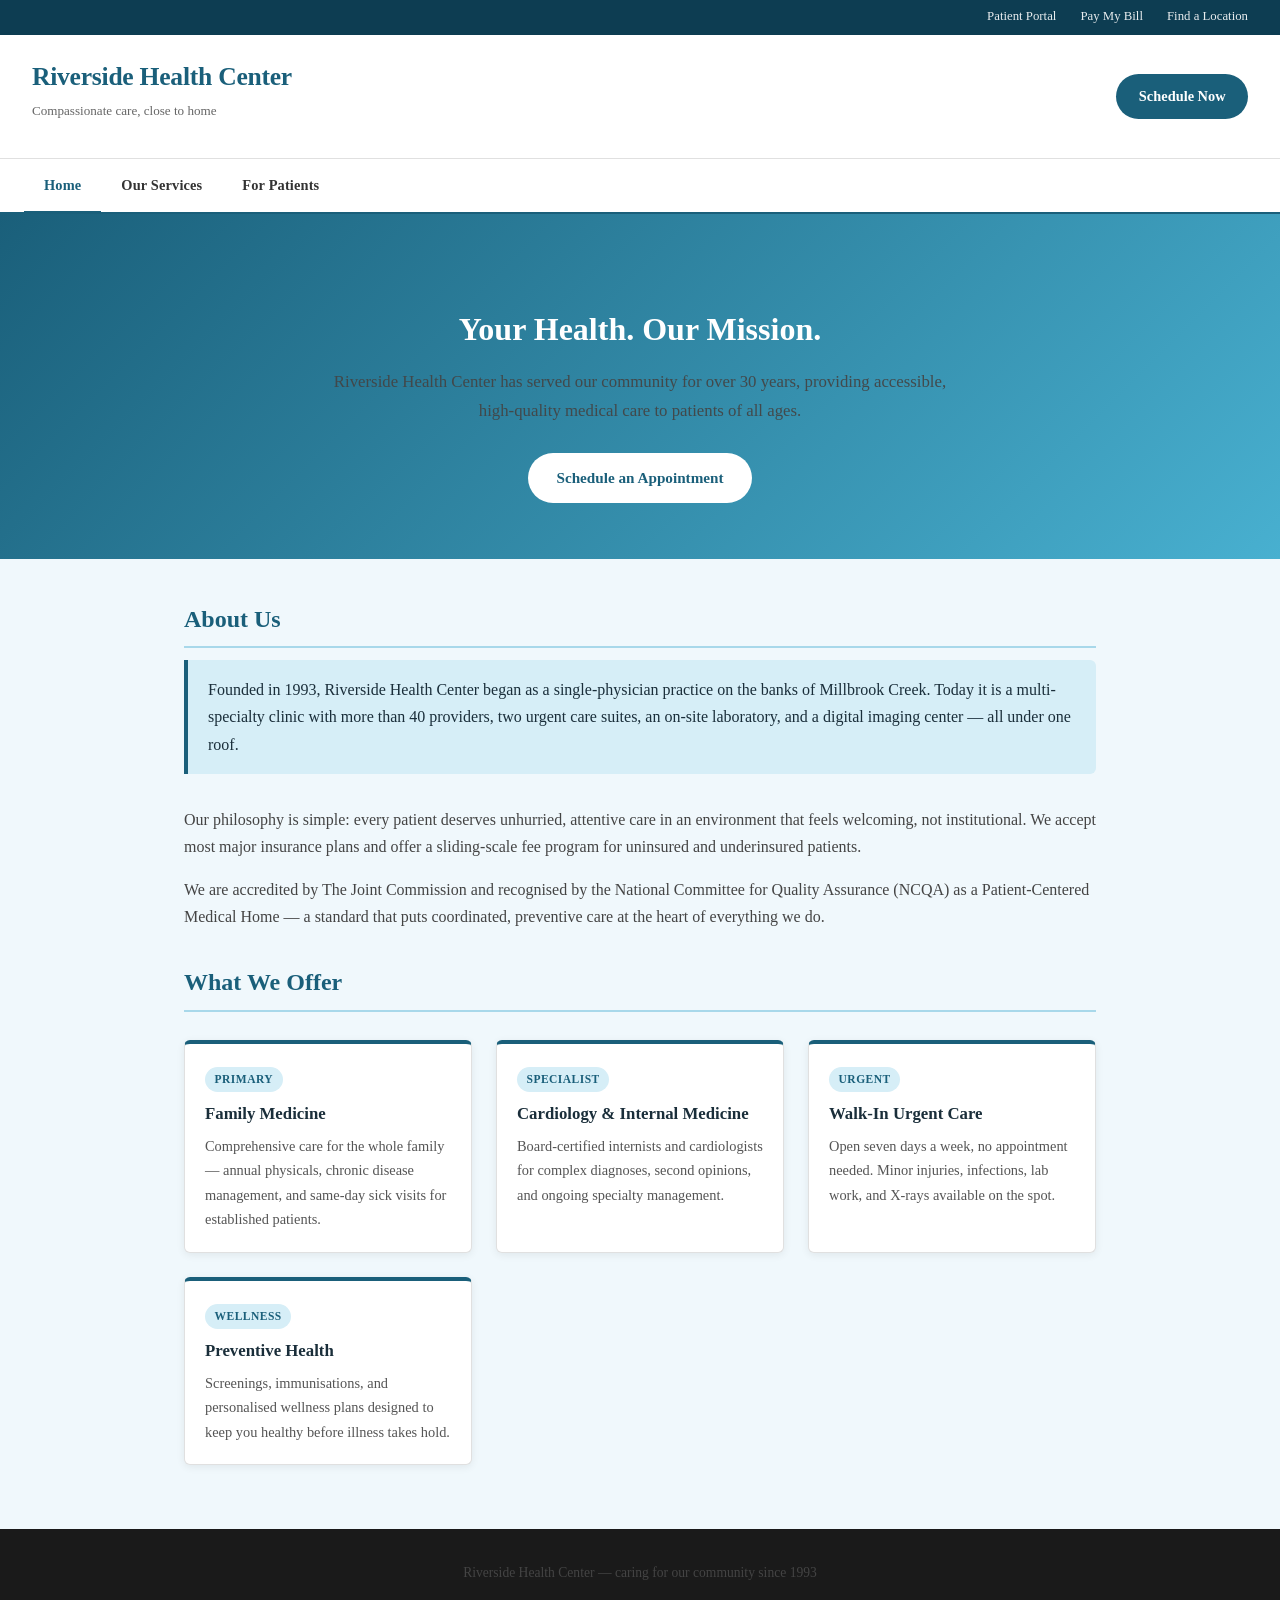
<file: website/index.html>
<!DOCTYPE html>
<html lang="en">
<head>
  <meta charset="UTF-8">
  <meta name="viewport" content="width=device-width, initial-scale=1.0">
  <title>Riverside Health Center</title>
  <link rel="stylesheet" href="style.css">
</head>
<body>

<div class="top-bar">
  <a href="patients/index.html">Patient Portal</a>
  <a href="patients/index.html">Pay My Bill</a>
  <a href="#">Find a Location</a>
</div>

<header>
  <div class="header-brand">
    <h1>Riverside Health Center</h1>
    <p>Compassionate care, close to home</p>
  </div>
  <a href="patients/index.html" class="header-cta">Schedule Now</a>
</header>

<nav>
  <a href="index.html" class="active">Home</a>
  <a href="services/index.html">Our Services</a>
  <a href="patients/index.html">For Patients</a>
</nav>

<section class="hero">
  <h2>Your Health. Our Mission.</h2>
  <p>Riverside Health Center has served our community for over 30 years, providing accessible, high-quality medical care to patients of all ages.</p>
  <a href="patients/index.html" class="hero-btn">Schedule an Appointment</a>
</section>

<main>
  <h2>About Us</h2>
  <p class="intro">
    Founded in 1993, Riverside Health Center began as a single-physician practice on
    the banks of Millbrook Creek. Today it is a multi-specialty clinic with more than
    40 providers, two urgent care suites, an on-site laboratory, and a digital imaging
    center — all under one roof.
  </p>
  <p>
    Our philosophy is simple: every patient deserves unhurried, attentive care in an
    environment that feels welcoming, not institutional. We accept most major insurance
    plans and offer a sliding-scale fee program for uninsured and underinsured patients.
  </p>
  <p>
    We are accredited by The Joint Commission and recognised by the National Committee
    for Quality Assurance (NCQA) as a Patient-Centered Medical Home — a standard that
    puts coordinated, preventive care at the heart of everything we do.
  </p>

  <h2>What We Offer</h2>

  <div class="card-grid">
    <div class="card">
      <span class="tag">Primary</span>
      <h3>Family Medicine</h3>
      <p>Comprehensive care for the whole family — annual physicals, chronic disease
      management, and same-day sick visits for established patients.</p>
    </div>
    <div class="card">
      <span class="tag">Specialist</span>
      <h3>Cardiology &amp; Internal Medicine</h3>
      <p>Board-certified internists and cardiologists for complex diagnoses,
      second opinions, and ongoing specialty management.</p>
    </div>
    <div class="card">
      <span class="tag">Urgent</span>
      <h3>Walk-In Urgent Care</h3>
      <p>Open seven days a week, no appointment needed. Minor injuries, infections,
      lab work, and X-rays available on the spot.</p>
    </div>
    <div class="card">
      <span class="tag">Wellness</span>
      <h3>Preventive Health</h3>
      <p>Screenings, immunisations, and personalised wellness plans designed
      to keep you healthy before illness takes hold.</p>
    </div>
  </div>
</main>

<footer>
  <p>Riverside Health Center &mdash; caring for our community since 1993</p>
</footer>

</body>
</html>
</file>
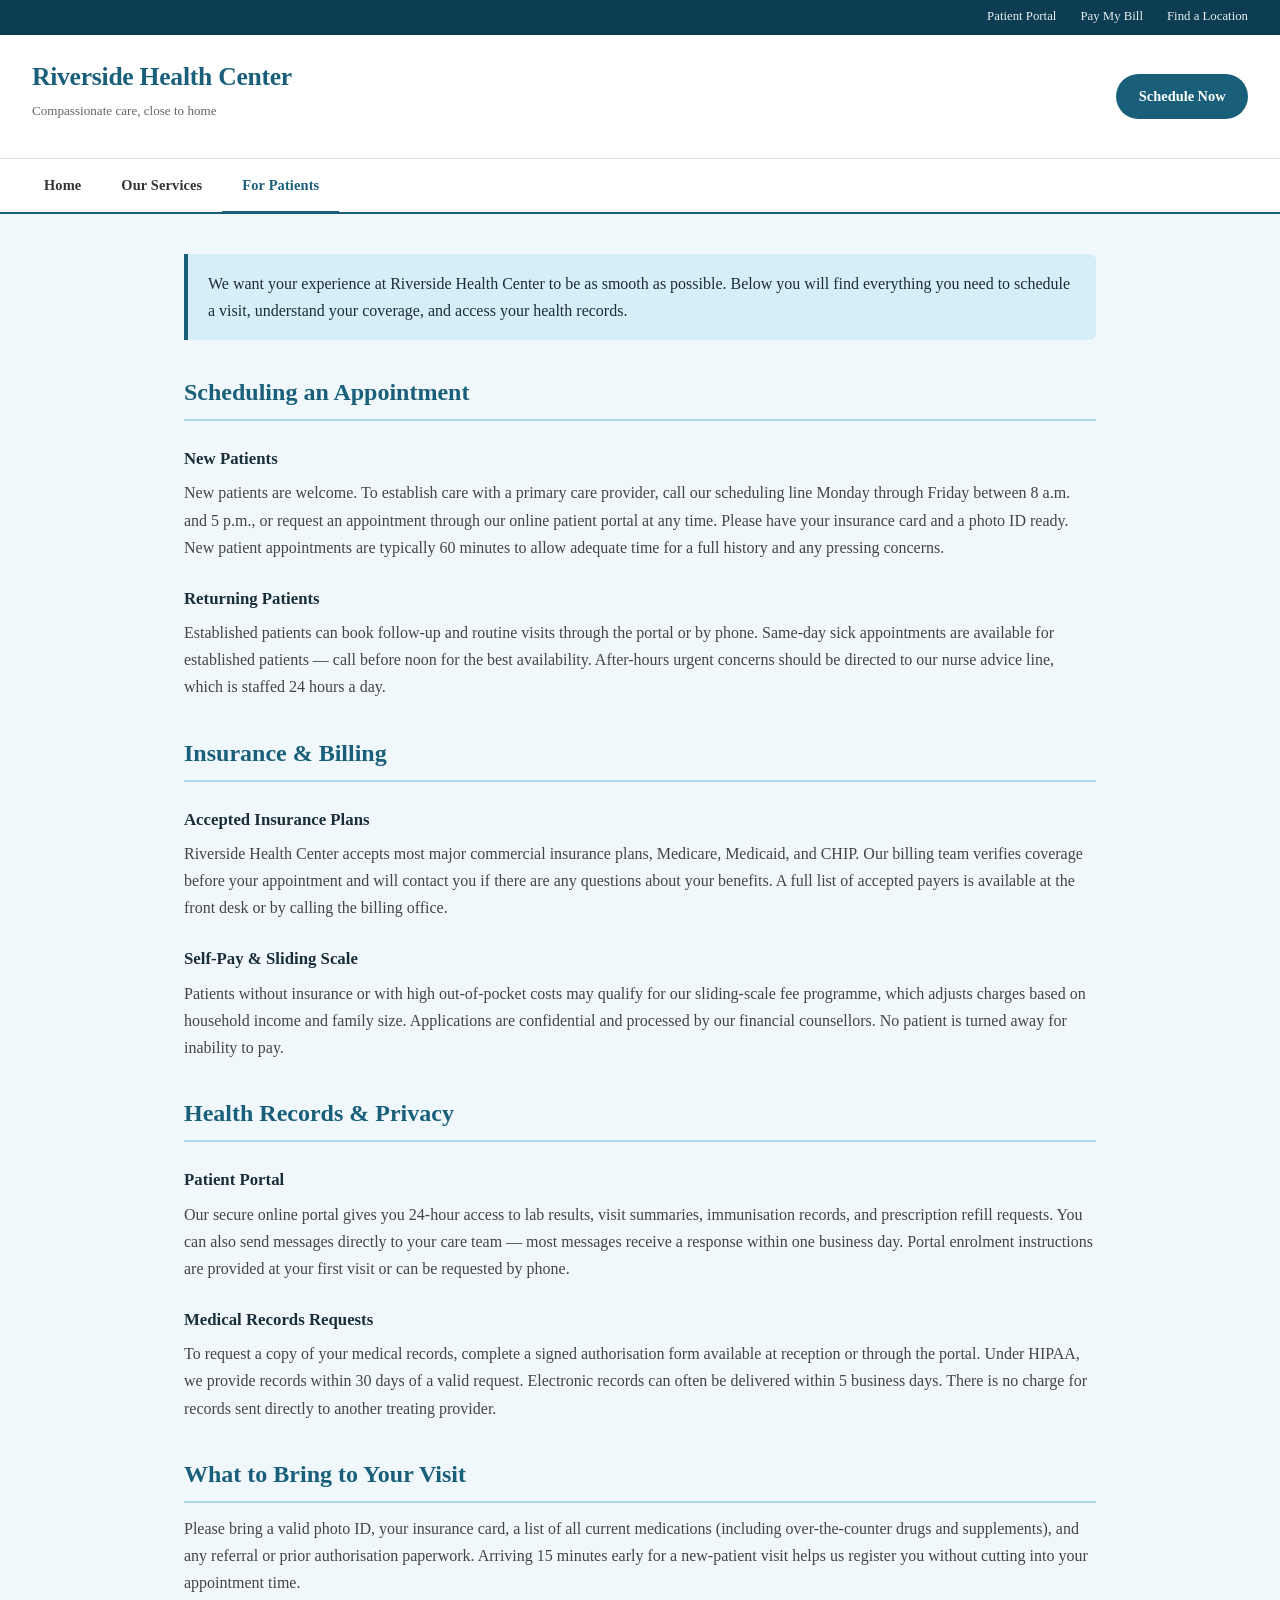
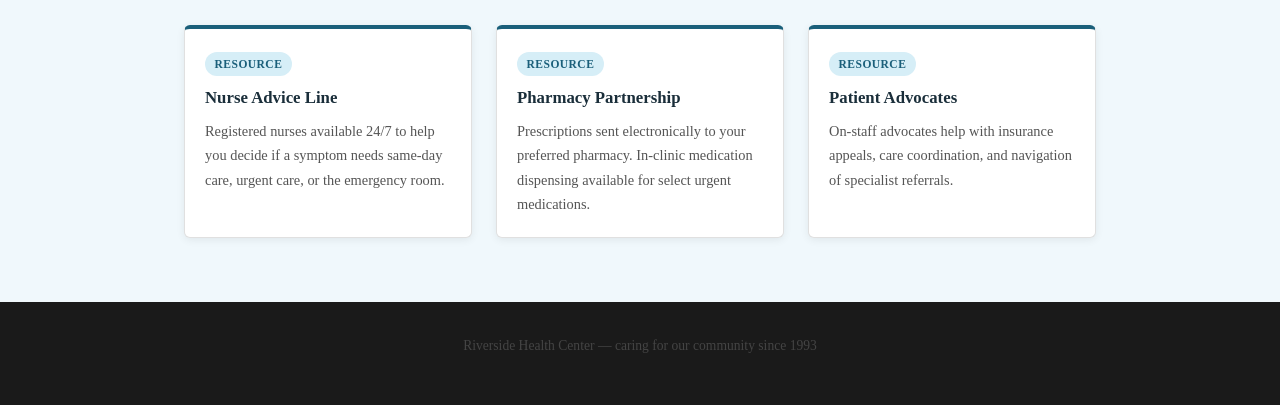
<file: website/patients/index.html>
<!DOCTYPE html>
<html lang="en">
<head>
  <meta charset="UTF-8">
  <meta name="viewport" content="width=device-width, initial-scale=1.0">
  <title>For Patients — Riverside Health Center</title>
  <link rel="stylesheet" href="../style.css">
</head>
<body>

<div class="top-bar">
  <a href="#">Patient Portal</a>
  <a href="#">Pay My Bill</a>
  <a href="#">Find a Location</a>
</div>

<header>
  <div class="header-brand">
    <h1>Riverside Health Center</h1>
    <p>Compassionate care, close to home</p>
  </div>
  <a href="#" class="header-cta">Schedule Now</a>
</header>

<nav>
  <a href="../index.html">Home</a>
  <a href="../services/index.html">Our Services</a>
  <a href="index.html" class="active">For Patients</a>
</nav>

<main>
  <p class="intro">
    We want your experience at Riverside Health Center to be as smooth as possible.
    Below you will find everything you need to schedule a visit, understand your
    coverage, and access your health records.
  </p>

  <h2>Scheduling an Appointment</h2>

  <h3>New Patients</h3>
  <p>
    New patients are welcome. To establish care with a primary care provider, call
    our scheduling line Monday through Friday between 8 a.m. and 5 p.m., or request
    an appointment through our online patient portal at any time. Please have your
    insurance card and a photo ID ready. New patient appointments are typically
    60 minutes to allow adequate time for a full history and any pressing concerns.
  </p>

  <h3>Returning Patients</h3>
  <p>
    Established patients can book follow-up and routine visits through the portal
    or by phone. Same-day sick appointments are available for established patients
    — call before noon for the best availability. After-hours urgent concerns should
    be directed to our nurse advice line, which is staffed 24 hours a day.
  </p>

  <h2>Insurance &amp; Billing</h2>

  <h3>Accepted Insurance Plans</h3>
  <p>
    Riverside Health Center accepts most major commercial insurance plans, Medicare,
    Medicaid, and CHIP. Our billing team verifies coverage before your appointment
    and will contact you if there are any questions about your benefits. A full list
    of accepted payers is available at the front desk or by calling the billing office.
  </p>

  <h3>Self-Pay &amp; Sliding Scale</h3>
  <p>
    Patients without insurance or with high out-of-pocket costs may qualify for our
    sliding-scale fee programme, which adjusts charges based on household income and
    family size. Applications are confidential and processed by our financial counsellors.
    No patient is turned away for inability to pay.
  </p>

  <h2>Health Records &amp; Privacy</h2>

  <h3>Patient Portal</h3>
  <p>
    Our secure online portal gives you 24-hour access to lab results, visit summaries,
    immunisation records, and prescription refill requests. You can also send messages
    directly to your care team — most messages receive a response within one business day.
    Portal enrolment instructions are provided at your first visit or can be requested
    by phone.
  </p>

  <h3>Medical Records Requests</h3>
  <p>
    To request a copy of your medical records, complete a signed authorisation form
    available at reception or through the portal. Under HIPAA, we provide records
    within 30 days of a valid request. Electronic records can often be delivered
    within 5 business days. There is no charge for records sent directly to another
    treating provider.
  </p>

  <h2>What to Bring to Your Visit</h2>
  <p>
    Please bring a valid photo ID, your insurance card, a list of all current
    medications (including over-the-counter drugs and supplements), and any referral
    or prior authorisation paperwork. Arriving 15 minutes early for a new-patient
    visit helps us register you without cutting into your appointment time.
  </p>

  <div class="card-grid">
    <div class="card">
      <span class="tag">Resource</span>
      <h3>Nurse Advice Line</h3>
      <p>Registered nurses available 24/7 to help you decide if a symptom needs
      same-day care, urgent care, or the emergency room.</p>
    </div>
    <div class="card">
      <span class="tag">Resource</span>
      <h3>Pharmacy Partnership</h3>
      <p>Prescriptions sent electronically to your preferred pharmacy. In-clinic
      medication dispensing available for select urgent medications.</p>
    </div>
    <div class="card">
      <span class="tag">Resource</span>
      <h3>Patient Advocates</h3>
      <p>On-staff advocates help with insurance appeals, care coordination,
      and navigation of specialist referrals.</p>
    </div>
  </div>
</main>

<footer>
  <p>Riverside Health Center &mdash; caring for our community since 1993</p>
</footer>

</body>
</html>
</file>
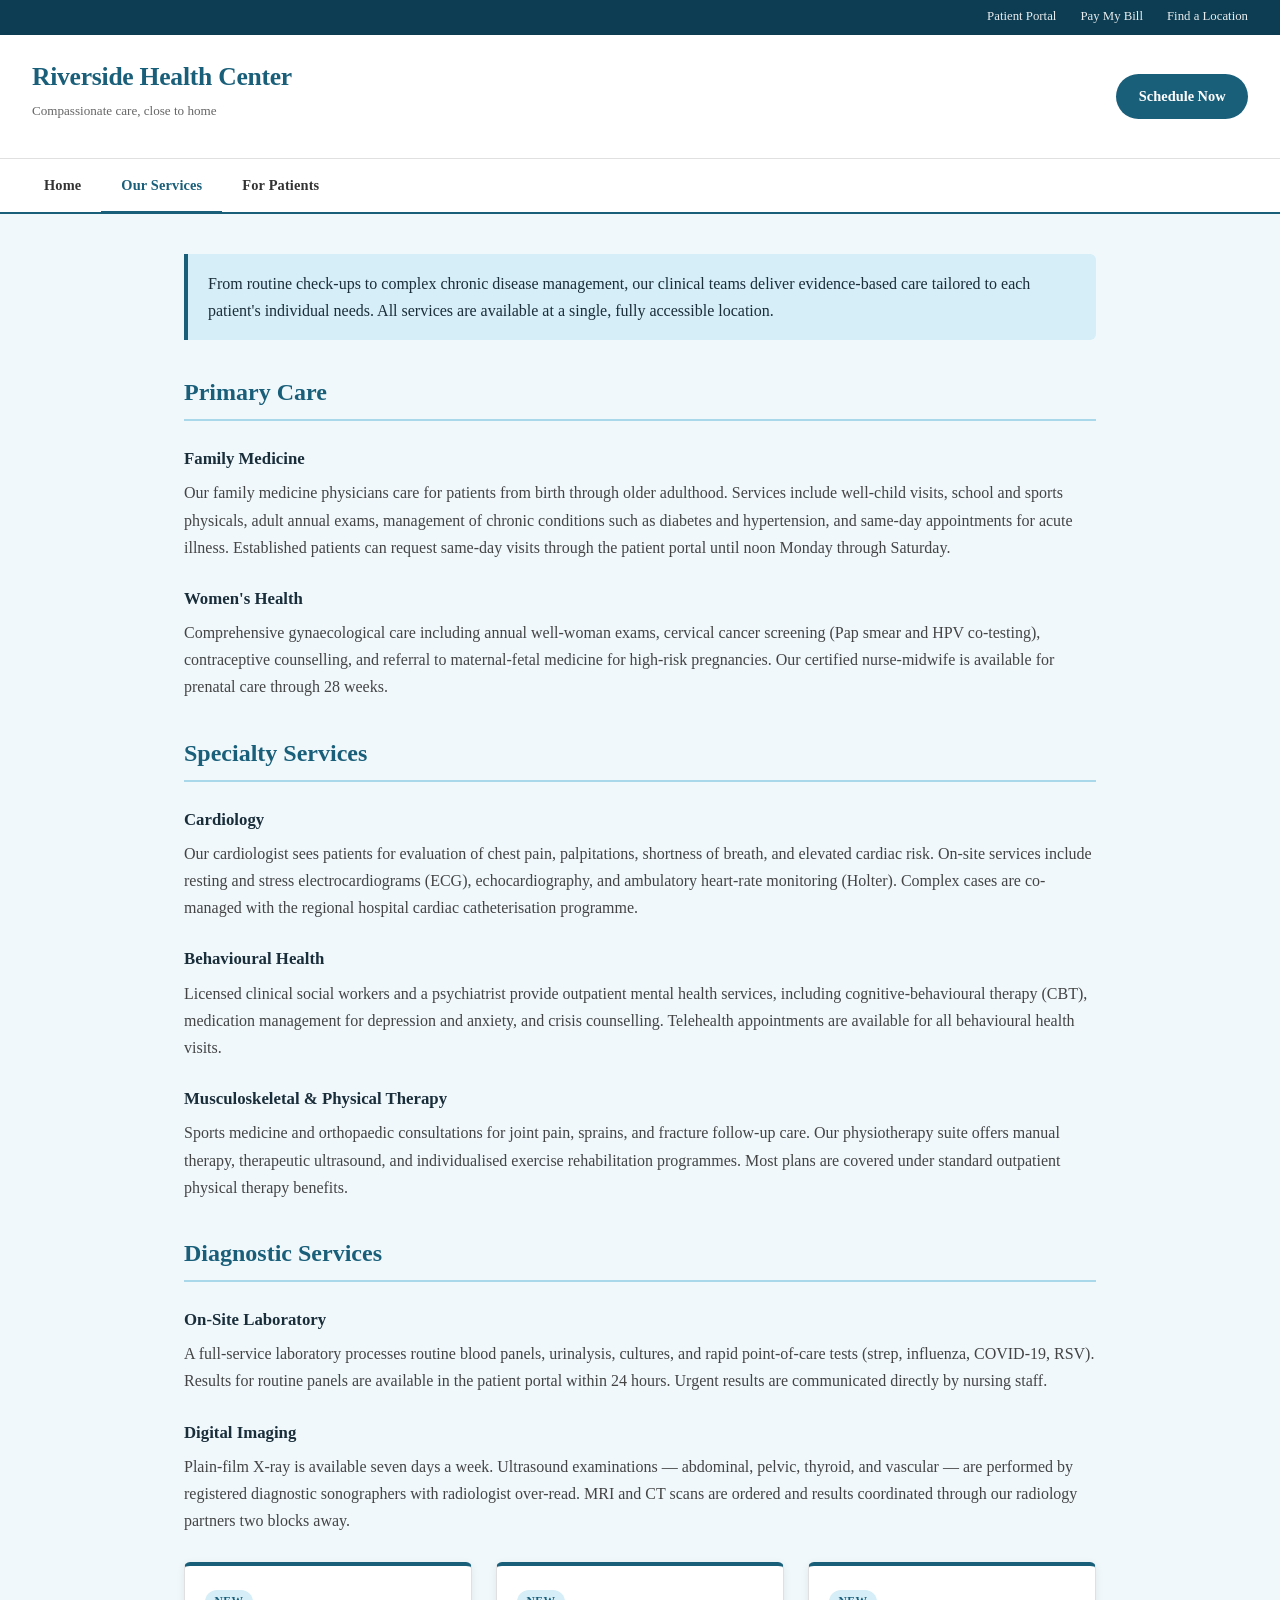
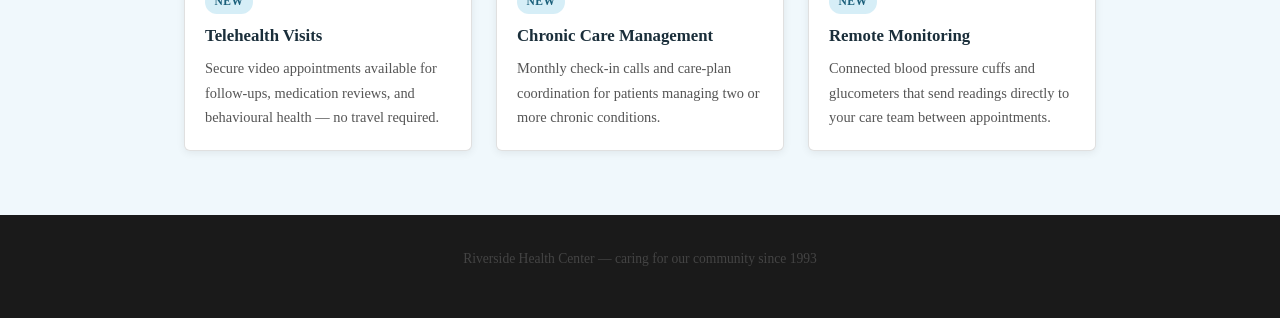
<file: website/services/index.html>
<!DOCTYPE html>
<html lang="en">
<head>
  <meta charset="UTF-8">
  <meta name="viewport" content="width=device-width, initial-scale=1.0">
  <title>Our Services — Riverside Health Center</title>
  <link rel="stylesheet" href="../style.css">
</head>
<body>

<div class="top-bar">
  <a href="../patients/index.html">Patient Portal</a>
  <a href="../patients/index.html">Pay My Bill</a>
  <a href="#">Find a Location</a>
</div>

<header>
  <div class="header-brand">
    <h1>Riverside Health Center</h1>
    <p>Compassionate care, close to home</p>
  </div>
  <a href="../patients/index.html" class="header-cta">Schedule Now</a>
</header>

<nav>
  <a href="../index.html">Home</a>
  <a href="index.html" class="active">Our Services</a>
  <a href="../patients/index.html">For Patients</a>
</nav>

<main>
  <p class="intro">
    From routine check-ups to complex chronic disease management, our clinical teams
    deliver evidence-based care tailored to each patient's individual needs. All
    services are available at a single, fully accessible location.
  </p>

  <h2>Primary Care</h2>

  <h3>Family Medicine</h3>
  <p>
    Our family medicine physicians care for patients from birth through older adulthood.
    Services include well-child visits, school and sports physicals, adult annual exams,
    management of chronic conditions such as diabetes and hypertension, and same-day
    appointments for acute illness. Established patients can request same-day visits
    through the patient portal until noon Monday through Saturday.
  </p>

  <h3>Women's Health</h3>
  <p>
    Comprehensive gynaecological care including annual well-woman exams, cervical cancer
    screening (Pap smear and HPV co-testing), contraceptive counselling, and referral
    to maternal-fetal medicine for high-risk pregnancies. Our certified nurse-midwife
    is available for prenatal care through 28 weeks.
  </p>

  <h2>Specialty Services</h2>

  <h3>Cardiology</h3>
  <p>
    Our cardiologist sees patients for evaluation of chest pain, palpitations,
    shortness of breath, and elevated cardiac risk. On-site services include
    resting and stress electrocardiograms (ECG), echocardiography, and ambulatory
    heart-rate monitoring (Holter). Complex cases are co-managed with the regional
    hospital cardiac catheterisation programme.
  </p>

  <h3>Behavioural Health</h3>
  <p>
    Licensed clinical social workers and a psychiatrist provide outpatient mental
    health services, including cognitive-behavioural therapy (CBT), medication
    management for depression and anxiety, and crisis counselling. Telehealth
    appointments are available for all behavioural health visits.
  </p>

  <h3>Musculoskeletal &amp; Physical Therapy</h3>
  <p>
    Sports medicine and orthopaedic consultations for joint pain, sprains, and
    fracture follow-up care. Our physiotherapy suite offers manual therapy,
    therapeutic ultrasound, and individualised exercise rehabilitation programmes.
    Most plans are covered under standard outpatient physical therapy benefits.
  </p>

  <h2>Diagnostic Services</h2>

  <h3>On-Site Laboratory</h3>
  <p>
    A full-service laboratory processes routine blood panels, urinalysis, cultures,
    and rapid point-of-care tests (strep, influenza, COVID-19, RSV). Results for
    routine panels are available in the patient portal within 24 hours. Urgent
    results are communicated directly by nursing staff.
  </p>

  <h3>Digital Imaging</h3>
  <p>
    Plain-film X-ray is available seven days a week. Ultrasound examinations —
    abdominal, pelvic, thyroid, and vascular — are performed by registered
    diagnostic sonographers with radiologist over-read. MRI and CT scans are
    ordered and results coordinated through our radiology partners two blocks away.
  </p>

  <div class="card-grid">
    <div class="card">
      <span class="tag">New</span>
      <h3>Telehealth Visits</h3>
      <p>Secure video appointments available for follow-ups, medication reviews,
      and behavioural health — no travel required.</p>
    </div>
    <div class="card">
      <span class="tag">New</span>
      <h3>Chronic Care Management</h3>
      <p>Monthly check-in calls and care-plan coordination for patients managing
      two or more chronic conditions.</p>
    </div>
    <div class="card">
      <span class="tag">New</span>
      <h3>Remote Monitoring</h3>
      <p>Connected blood pressure cuffs and glucometers that send readings directly
      to your care team between appointments.</p>
    </div>
  </div>
</main>

<footer>
  <p>Riverside Health Center &mdash; caring for our community since 1993</p>
</footer>

</body>
</html>
</file>
<file: website/style.css>
* {
  box-sizing: border-box;
  margin: 0;
  padding: 0;
}

body {
  font-family: Georgia, serif;
  background-color: #f0f8fc;
  color: #1a2e3a;
  line-height: 1.7;
}

/* ── Top utility bar ── */
.top-bar {
  background-color: #0d3d52;
  color: #ffffff;
  font-size: 0.8rem;
  display: flex;
  justify-content: flex-end;
  gap: 1.5rem;
  padding: 0.4rem 2rem;
}

.top-bar a {
  color: #ffffff;
  text-decoration: none;
  opacity: 0.9;
}

.top-bar a:hover {
  opacity: 1;
  text-decoration: underline;
}

/* ── Header ── */
header {
  background-color: #ffffff;
  padding: 1.25rem 2rem;
  display: flex;
  align-items: center;
  justify-content: space-between;
  border-bottom: 1px solid #e0e0e0;
  box-shadow: 0 2px 6px rgba(0, 0, 0, 0.06);
}

.header-brand h1 {
  font-size: 1.6rem;
  font-weight: 700;
  color: #1a5f7a;
  letter-spacing: -0.01em;
}

.header-brand p {
  font-size: 0.82rem;
  color: #666;
  margin-top: 0.1rem;
}

.header-cta {
  display: inline-block;
  background-color: #1a5f7a;
  color: #ffffff;
  font-size: 0.9rem;
  font-weight: 600;
  padding: 0.65rem 1.4rem;
  border-radius: 30px;
  text-decoration: none;
  transition: background-color 0.2s;
  white-space: nowrap;
}

.header-cta:hover {
  background-color: #0d3d52;
}

/* ── Nav ── */
nav {
  background-color: #ffffff;
  display: flex;
  gap: 0;
  border-bottom: 2px solid #1a5f7a;
  padding: 0 1.5rem;
}

nav a {
  color: #333;
  text-decoration: none;
  padding: 0.85rem 1.25rem;
  font-size: 0.9rem;
  font-weight: 600;
  letter-spacing: 0.01em;
  transition: color 0.2s, border-bottom 0.2s;
  border-bottom: 3px solid transparent;
  margin-bottom: -2px;
}

nav a:hover,
nav a.active {
  color: #1a5f7a;
  border-bottom: 3px solid #1a5f7a;
}

/* ── Hero banner ── */
.hero {
  background: linear-gradient(135deg, #1a5f7a 0%, #48b0d0 100%);
  color: #ffffff;
  padding: 3.5rem 2rem;
  text-align: center;
}

.hero h2 {
  font-size: 2rem;
  font-weight: 700;
  margin-bottom: 0.75rem;
  color: #ffffff;
  border: none;
  padding: 0;
}

.hero p {
  font-size: 1.05rem;
  opacity: 0.92;
  max-width: 640px;
  margin: 0 auto 1.75rem;
}

.hero-btn {
  display: inline-block;
  background-color: #ffffff;
  color: #1a5f7a;
  font-size: 0.95rem;
  font-weight: 700;
  padding: 0.75rem 1.75rem;
  border-radius: 30px;
  text-decoration: none;
  transition: background-color 0.2s, color 0.2s;
}

.hero-btn:hover {
  background-color: #d6eef7;
}

/* ── Main content ── */
main {
  max-width: 960px;
  margin: 2.5rem auto;
  padding: 0 1.5rem;
}

h2 {
  font-size: 1.5rem;
  font-weight: 700;
  color: #1a5f7a;
  margin: 2rem 0 0.75rem;
  padding-bottom: 0.4rem;
  border-bottom: 2px solid #a8d8ea;
}

h3 {
  font-size: 1.05rem;
  font-weight: 700;
  color: #1a2e3a;
  margin: 1.5rem 0 0.35rem;
}

p {
  color: #444;
  margin-bottom: 1rem;
}

/* ── Intro callout ── */
.intro {
  font-size: 1rem;
  background-color: #d6eef7;
  border-left: 4px solid #1a5f7a;
  padding: 1rem 1.25rem;
  margin-bottom: 2rem;
  border-radius: 0 6px 6px 0;
  color: #1a2e3a;
}

/* ── Card grid ── */
.card-grid {
  display: grid;
  grid-template-columns: repeat(auto-fill, minmax(240px, 1fr));
  gap: 1.5rem;
  margin-top: 1.75rem;
}

.card {
  background: #ffffff;
  border: 1px solid #e0e0e0;
  border-top: 4px solid #1a5f7a;
  border-radius: 6px;
  padding: 1.25rem;
  box-shadow: 0 2px 8px rgba(0, 0, 0, 0.07);
  transition: box-shadow 0.2s, transform 0.2s;
}

.card:hover {
  box-shadow: 0 6px 18px rgba(0, 0, 0, 0.12);
  transform: translateY(-2px);
}

.card h3 {
  margin-top: 0.5rem;
  font-size: 1.05rem;
  color: #1a2e3a;
}

.card p {
  font-size: 0.9rem;
  color: #555;
  margin-bottom: 0;
}

.card .tag {
  display: inline-block;
  background-color: #d6eef7;
  color: #1a5f7a;
  font-size: 0.72rem;
  font-weight: 700;
  padding: 0.15rem 0.6rem;
  border-radius: 30px;
  letter-spacing: 0.04em;
  text-transform: uppercase;
}

/* ── Footer ── */
footer {
  background-color: #1a1a1a;
  color: #cccccc;
  text-align: center;
  padding: 2rem;
  font-size: 0.85rem;
  margin-top: 4rem;
}

footer a {
  color: #2a6a82;
  text-decoration: none;
}

footer a:hover {
  text-decoration: underline;
}
</file>
